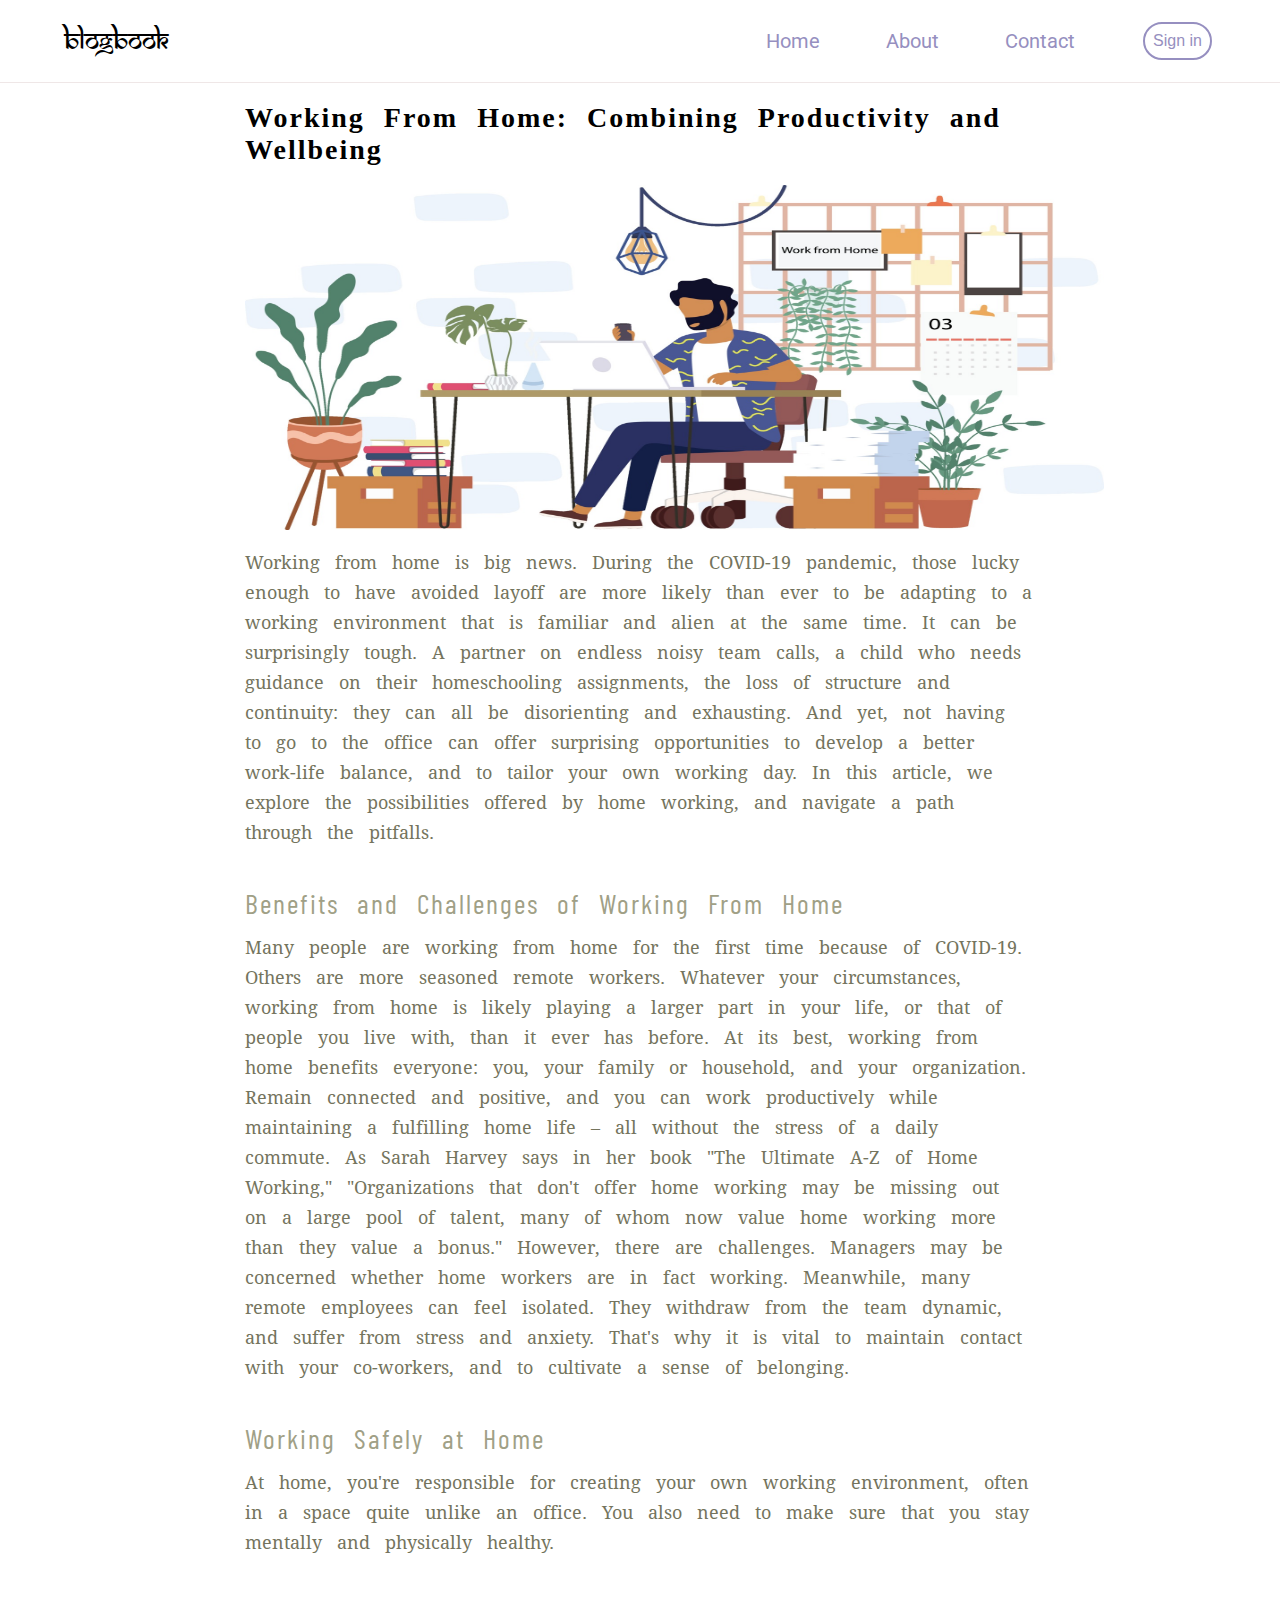
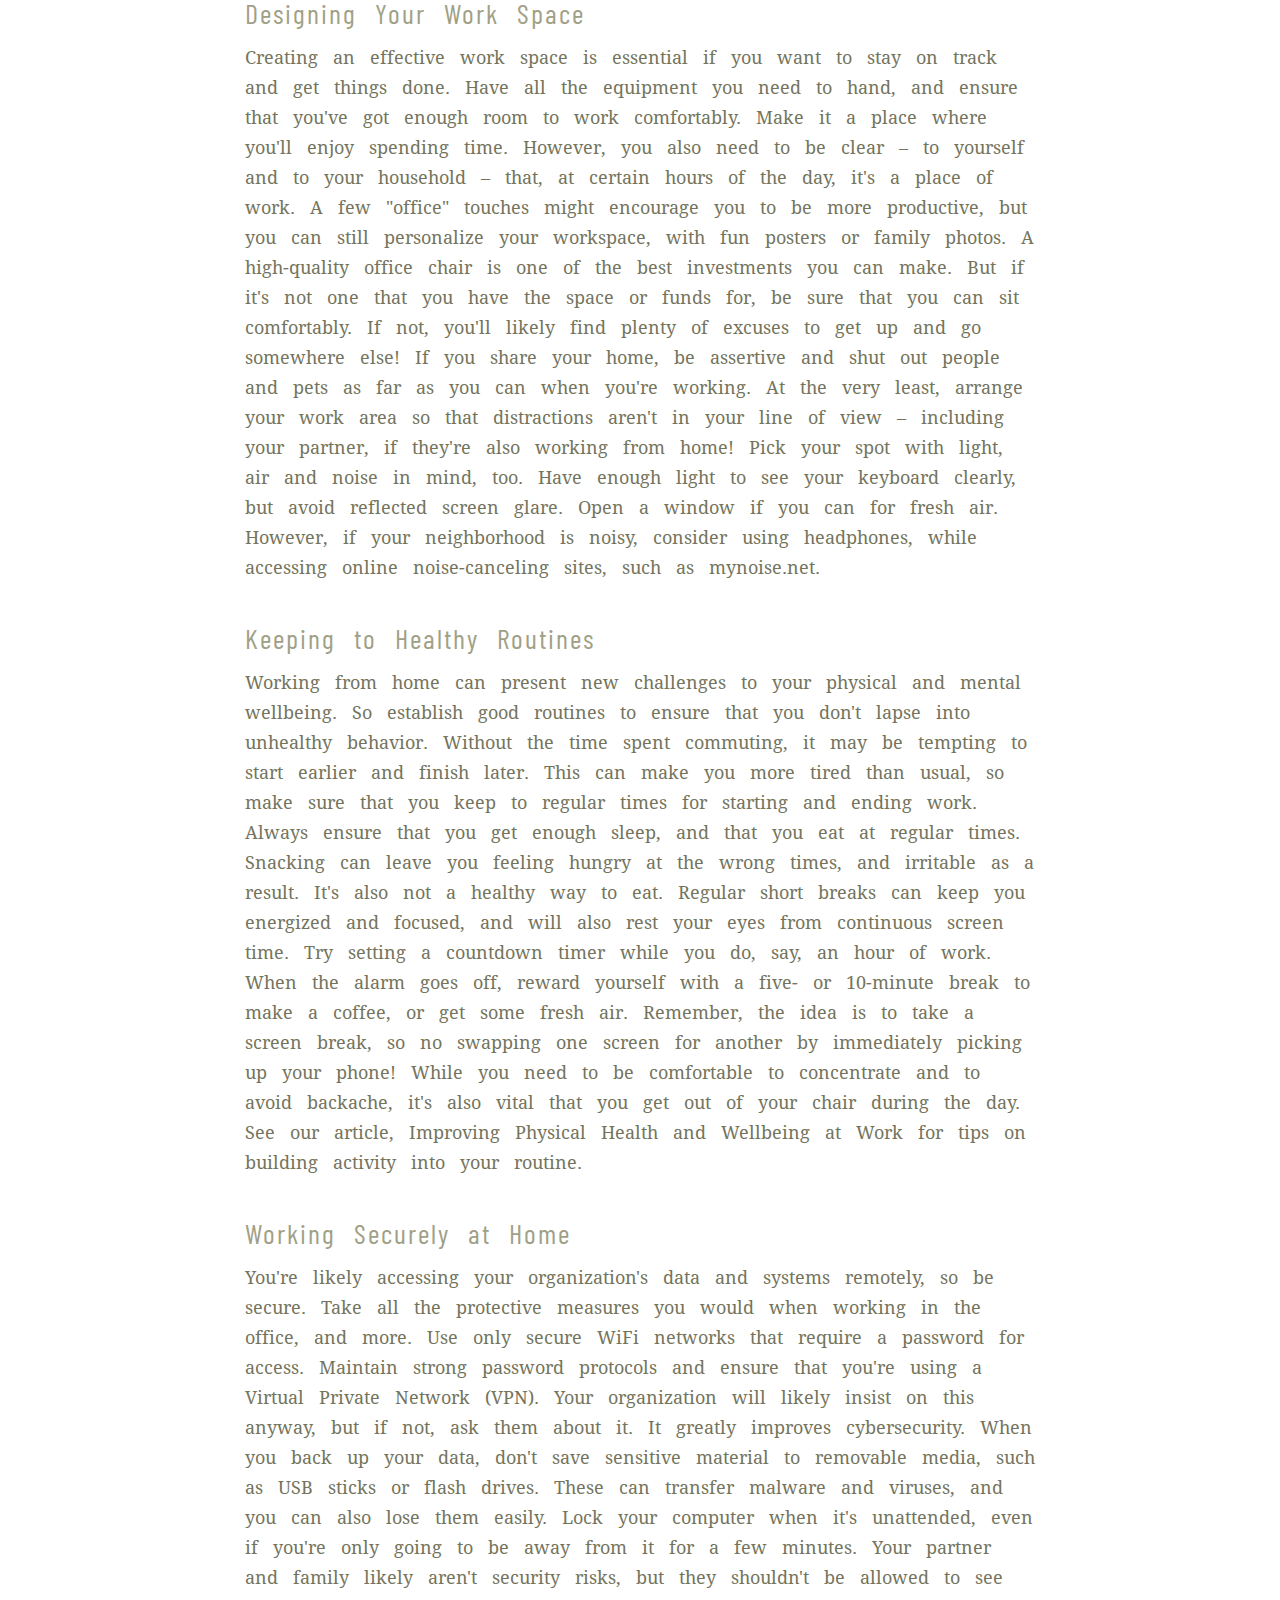
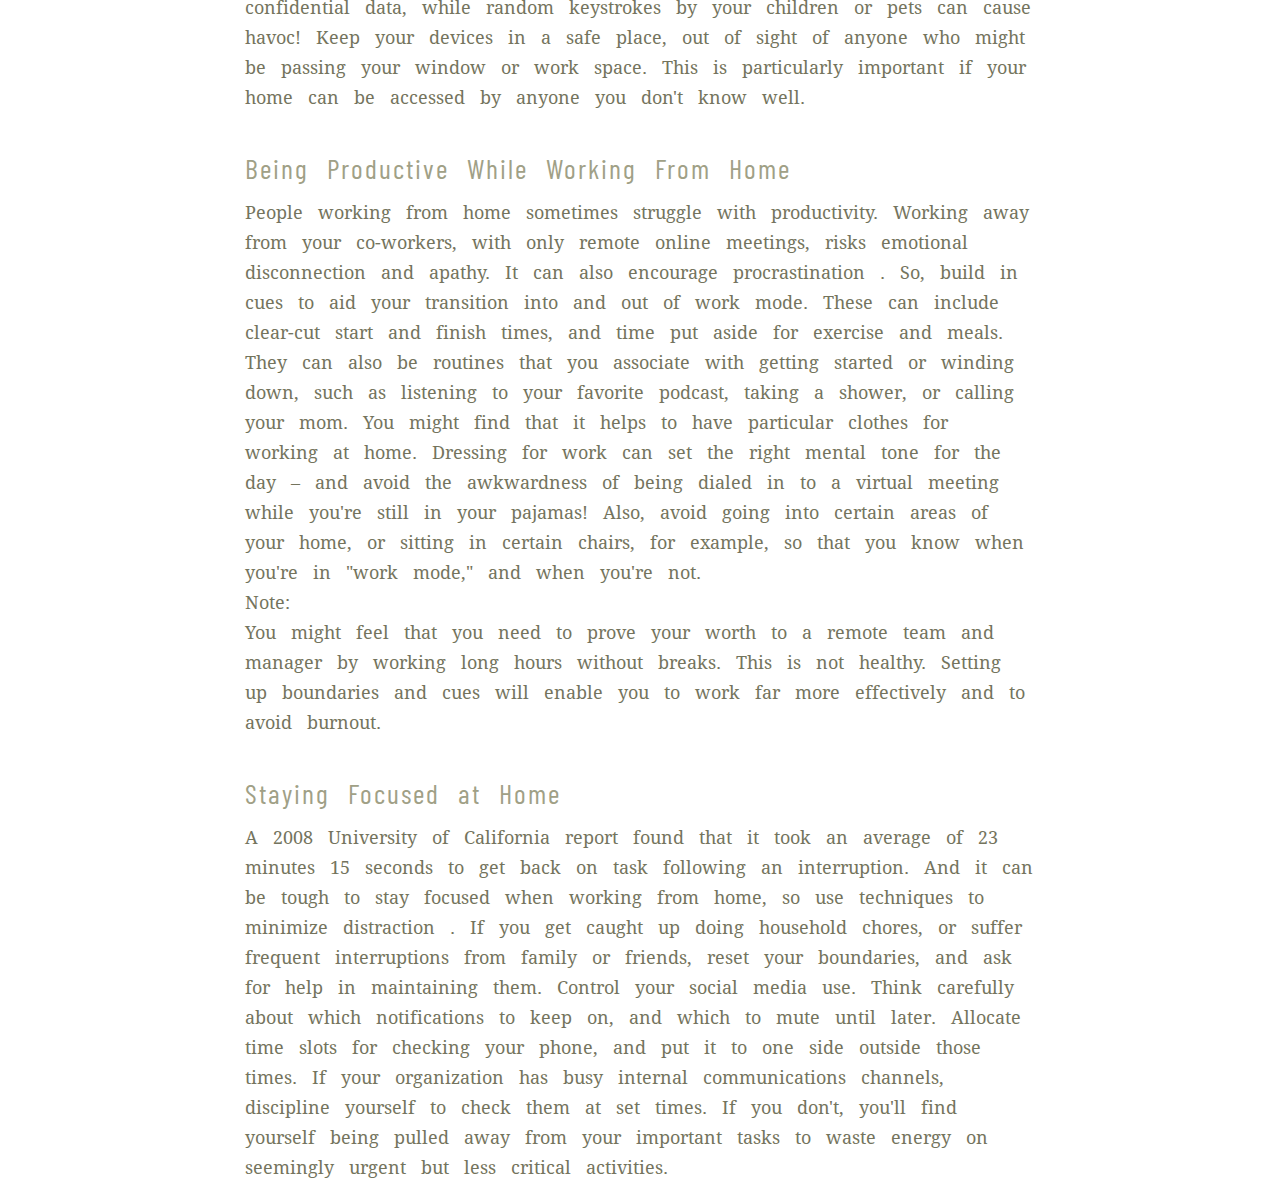
<file: toparticle.html>
<!DOCTYPE html>
<html lang="en">

<head>
  <meta charset="UTF-8">
  <meta http-equiv="X-UA-Compatible" content="IE=edge">
  <meta name="viewport" content="width=device-width, initial-scale=1.0">
  <title>Work From Home</title>
  <link rel="stylesheet" href="css/style.css" />
  <link rel="stylesheet" href="css/article.css" />
</head>

<body>
  <div class="nav-container">
    <nav class="navigation">
      <div class="navleft">
        <p class="logo text-auto">BlogBook</p>
      </div>

      <div class="navright">
        <ul class="nav-list">
          <li><a href="/index.html">Home</a></li>
          <li><a href="/about.html">About</a></li>
          <li><a href="/contact.html">Contact</a></li>
          <li><a href="/SignIn.html"><button class="btn">Sign in</button></a>
          </li>
        </ul>
      </div>
    </nav>
  </div>

  <div class="content-body">
    <h1 class="article-heading">Working From Home: Combining Productivity and Wellbeing</h1>
    <img src="/images/Business_PP1163_generated.jpg">
    <p class="article-paragraph">Working from home is big news. During the COVID-19 pandemic, those lucky enough to have
      avoided layoff are more likely than ever to be adapting to a working environment that is familiar and alien at the
      same time.

      It can be surprisingly tough. A partner on endless noisy team calls, a child who needs guidance on their
      homeschooling assignments, the loss of structure and continuity: they can all be disorienting and exhausting.

      And yet, not having to go to the office can offer surprising opportunities to develop a better work-life balance,
      and to tailor your own working day.

      In this article, we explore the possibilities offered by home working, and navigate a path through the pitfalls.

      <span class="small-heading"> Benefits and Challenges of Working From Home</span>
      Many people are working from home for the first time because of COVID-19. Others are more seasoned remote workers.
      Whatever your circumstances, working from home is likely playing a larger part in your life, or that of people you
      live with, than it ever has before.

      At its best, working from home benefits everyone: you, your family or household, and your organization. Remain
      connected and positive, and you can work productively while maintaining a fulfilling home life – all without the
      stress of a daily commute.

      As Sarah Harvey says in her book "The Ultimate A-Z of Home Working," "Organizations that don't offer home working
      may be missing out on a large pool of talent, many of whom now value home working more than they value a bonus."

      However, there are challenges. Managers may be concerned whether home workers are in fact working. Meanwhile, many
      remote employees can feel isolated. They withdraw from the team dynamic, and suffer from stress and anxiety.
      That's why it is vital to maintain contact with your co-workers, and to cultivate a sense of belonging.

      <span class="small-heading">Working Safely at Home</span>
      At home, you're responsible for creating your own working environment, often in a space quite unlike an office.
      You also need to make sure that you stay mentally and physically healthy.

      <span class="small-heading">Designing Your Work Space</span>
      Creating an effective work space is essential if you want to stay on track and get things done. Have all the
      equipment you need to hand, and ensure that you've got enough room to work comfortably.

      Make it a place where you'll enjoy spending time. However, you also need to be clear – to yourself and to your
      household – that, at certain hours of the day, it's a place of work. A few "office" touches might encourage you to
      be more productive, but you can still personalize your workspace, with fun posters or family photos.

      A high-quality office chair is one of the best investments you can make. But if it's not one that you have the
      space or funds for, be sure that you can sit comfortably. If not, you'll likely find plenty of excuses to get up
      and go somewhere else!

      If you share your home, be assertive and shut out people and pets as far as you can when you're working. At the
      very least, arrange your work area so that distractions aren't in your line of view – including your partner, if
      they're also working from home!

      Pick your spot with light, air and noise in mind, too. Have enough light to see your keyboard clearly, but avoid
      reflected screen glare. Open a window if you can for fresh air. However, if your neighborhood is noisy, consider
      using headphones, while accessing online noise-canceling sites, such as mynoise.net.

      <span class="small-heading">Keeping to Healthy Routines</span>
      Working from home can present new challenges to your physical and mental wellbeing. So establish good routines to
      ensure that you don't lapse into unhealthy behavior.

      Without the time spent commuting, it may be tempting to start earlier and finish later. This can make you more
      tired than usual, so make sure that you keep to regular times for starting and ending work.

      Always ensure that you get enough sleep, and that you eat at regular times. Snacking can leave you feeling hungry
      at the wrong times, and irritable as a result. It's also not a healthy way to eat.

      Regular short breaks can keep you energized and focused, and will also rest your eyes from continuous screen time.
      Try setting a countdown timer while you do, say, an hour of work. When the alarm goes off, reward yourself with a
      five- or 10-minute break to make a coffee, or get some fresh air. Remember, the idea is to take a screen break, so
      no swapping one screen for another by immediately picking up your phone!

      While you need to be comfortable to concentrate and to avoid backache, it's also vital that you get out of your
      chair during the day. See our article, Improving Physical Health and Wellbeing at Work for tips on building
      activity into your routine.

      <span class="small-heading">Working Securely at Home</span>
      You're likely accessing your organization's data and systems remotely, so be secure. Take all the protective
      measures you would when working in the office, and more.

      Use only secure WiFi networks that require a password for access. Maintain strong password protocols and ensure
      that you're using a Virtual Private Network (VPN). Your organization will likely insist on this anyway, but if
      not, ask them about it. It greatly improves cybersecurity.

      When you back up your data, don't save sensitive material to removable media, such as USB sticks or flash drives.
      These can transfer malware and viruses, and you can also lose them easily.

      Lock your computer when it's unattended, even if you're only going to be away from it for a few minutes. Your
      partner and family likely aren't security risks, but they shouldn't be allowed to see confidential data, while
      random keystrokes by your children or pets can cause havoc!

      Keep your devices in a safe place, out of sight of anyone who might be passing your window or work space. This is
      particularly important if your home can be accessed by anyone you don't know well.

      <span class="small-heading">Being Productive While Working From Home</span>
      People working from home sometimes struggle with productivity. Working away from your co-workers, with only remote
      online meetings, risks emotional disconnection and apathy. It can also encourage procrastination .

      So, build in cues to aid your transition into and out of work mode. These can include clear-cut start and finish
      times, and time put aside for exercise and meals. They can also be routines that you associate with getting
      started or winding down, such as listening to your favorite podcast, taking a shower, or calling your mom.

      You might find that it helps to have particular clothes for working at home. Dressing for work can set the right
      mental tone for the day – and avoid the awkwardness of being dialed in to a virtual meeting while you're still in
      your pajamas!

      Also, avoid going into certain areas of your home, or sitting in certain chairs, for example, so that you know
      when you're in "work mode," and when you're not.

      <br>Note:<br>
      You might feel that you need to prove your worth to a remote team and manager by working long hours without
      breaks. This is not healthy. Setting up boundaries and cues will enable you to work far more effectively and to
      avoid burnout.

      <span class="small-heading">Staying Focused at Home</span>
      A 2008 University of California report found that it took an average of 23 minutes 15 seconds to get back on task
      following an interruption. And it can be tough to stay focused when working from home, so use techniques to
      minimize distraction .

      If you get caught up doing household chores, or suffer frequent interruptions from family or friends, reset your
      boundaries, and ask for help in maintaining them.

      Control your social media use. Think carefully about which notifications to keep on, and which to mute until
      later. Allocate time slots for checking your phone, and put it to one side outside those times.

      If your organization has busy internal communications channels, discipline yourself to check them at set times. If
      you don't, you'll find yourself being pulled away from your important tasks to waste energy on seemingly urgent
      but less critical activities.

    </p>
  </div>
</body>

</html>
</file>
<file: css/style.css>
@import url('https://fonts.googleapis.com/css2?family=Alkalami&display=swap');
@import url('https://fonts.googleapis.com/css2?family=Alkalami&family=Roboto:wght@300&display=swap');

html {
  font-size: 1px;
}

body {
  margin: 0rem;
}

@font-face {
  font-family: Samarkan;
  src: url(/font/Samarkan.TTF) format('truetype');
}

@font-face {
  font-family: Rosmatika;
  src: url(../font/RosmatikaRegular-BWA45.ttf) format('woff');
}

@font-face {
  font-family: Holiday Garden;
  src: url(../font/HolidayGarden.woff) format("woff");
}

@font-face {
  font-family: Berpatu;
  src: url(../font/Berpatu-PKxr2.woff) format("woff");
}

.text-auto {
  margin-left: 64rem;
  margin-right: 64rem;
}

a {
  color: #968fc0;
  text-decoration: none;
}

a:hover {
  color: #000000;
}

.navigation {
  background-color: white;
  height: 82rem;
  padding: 0rem 33rem 0rem 0rem;
  display: flex;
  justify-content: space-between;
  align-items: center;
  border-bottom: 1rem solid rgb(239 231 231);
}

.logo {
  font-size: 28rem;
  list-style: none;
  font-family: Samarkan;
}

.navright {
  font-size: 20rem;
  font-family: 'Roboto', sans-serif;
}

.nav-list {
  display: flex;
  align-items: center;
}

.nav-list li {
  list-style: none;
  padding: 33rem;
  text-decoration: none;
}

.btn {
  color: #968fc0;
  background: white;
  border: 2rem solid #968fc0;
  cursor: pointer;
  padding: 8rem;
  text-align: center;
  text-decoration: none;
  display: inline-block;
  margin: 4rem 2rem;
  border-radius: 50rem;
  font-size: 16rem;
}

.btn:hover {
  color: #000000 !important;
  background: #968fc0;
}

.content {
  display: flex;
  justify-content: space-between;
  height: 318rem;
  border-bottom: 1rem solid lightgray;
}

.article-content {
  background-image: linear-gradient(rgb(215 215 229), white);
}

.top-article {
  color: #3b446b;
  font-weight: bold;
  font-size: 36rem;
}

.top-article-small {
  position: relative;
  margin-top: -15rem;
  color: #ffffff;
  font-family: sans-serif;
  font-size: 18rem;
  word-spacing: 10rem;
  text-shadow: 2rem 2rem 5rem #000000;
}

.btn2 {
  position: absolute;
  top: 66rem;
  left: 6rem;
  font-size: 14rem;
  font-family: sans-serif;
  border: 1rem solid #2e2e7c;
  border-radius: 4rem;
  padding: 9rem;
  cursor: pointer;
  color: white;
  background-color: #2e2e7c;
}

.btn2:hover {
  color: #2e2e7c;
  background-color: #ffffff;
}

.image-content img {
  margin-right: 46rem;
  height: 316rem;
  width: 592rem;
  max-width: 100%;
  margin-left: auto;
  opacity: 0.6;

}


.footer {
  height: 107rem;
}

.upper-foot {
  font-size: 30rem;
  text-align: center;
}

.upper-foot p {
  margin: 5rem;
}

.lower-foot {
  font-size: 15rem;
}

.cat-list {
  display: flex;
  justify-content: space-around;
  margin-left: -39rem;
}

.cat-list-item {
  list-style: none;
  letter-spacing: 2rem;
  cursor: pointer;
  text-align: center;
  font-size: 20rem;
}

.cat-list-item img {
  width: 195rem;
  height: 165rem;
  border-radius: 20rem;
}
</file>
<file: css/article.css>
@import url('https://fonts.googleapis.com/css2?family=Barlow+Condensed:wght@200&display=swap');

@font-face {
    font-family: DroidSerif;
    src: url(/font/DroidSerif-Regular.ttf) format('truetype');
}

h1 {
    font-size: 28rem;
    font-family: Cambria, Cochin, Georgia, Times, 'Times New Roman', serif;
    word-spacing: 10rem;
    letter-spacing: 2rem;
}

.small-heading {
    display: block;
    font-size: 28rem;
    font-family: 'Barlow Condensed', sans-serif;
    color: rgb(160 160 134);
    letter-spacing: 2rem;
    margin-top: 40rem;
    margin-bottom: 15rem;
}

.content-body {
    margin: 0rem 245rem;
}

.content-body img {
    height: 345rem;
    width: 859rem;
}

.article-paragraph{
    font-size: 18rem;
    line-height: 30rem;
    word-spacing: 10rem;
    letter-spacing: 0rem;
    font-family: DroidSerif;
    color: rgb(116 116 93);
}
</file>
